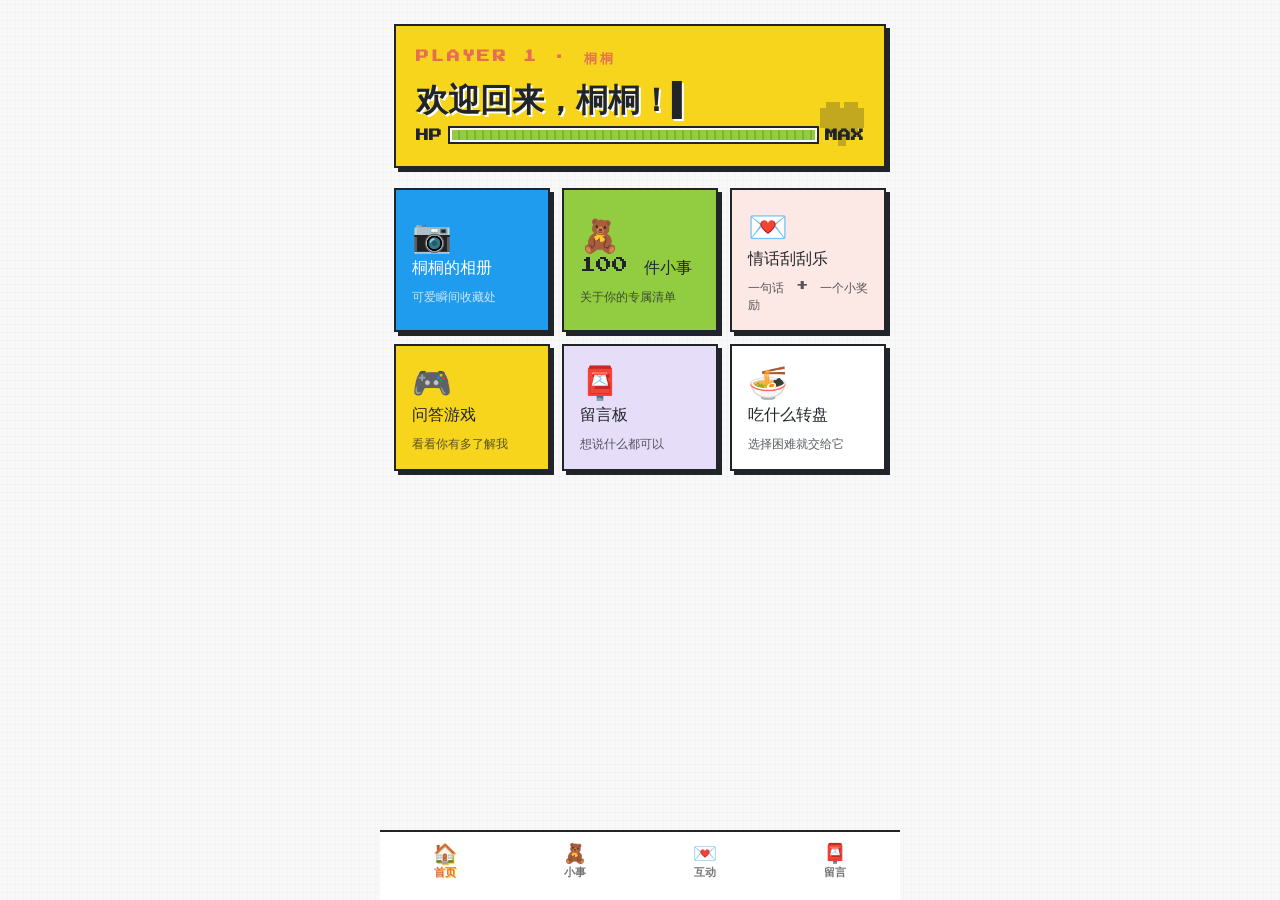
<file: index.html>
<!doctype html>
<html lang="zh-CN">

<head>
  <meta charset="utf-8">
  <meta name="viewport" content="width=device-width, initial-scale=1, viewport-fit=cover">
  <meta name="theme-color" content="#f8f8f8">
  <meta name="robots" content="noindex, nofollow">
  <title>桐桐的专属小站</title>
  <link rel="icon" href="favicon.svg">
  <link rel="preconnect" href="https://fonts.googleapis.com">
  <link rel="preconnect" href="https://fonts.gstatic.com" crossorigin>
  <link rel="stylesheet" href="https://fonts.googleapis.com/css2?family=Press+Start+2P&display=swap">
  <link rel="stylesheet" href="css/style.css">
</head>

<body>
  <main>
    <section class="hero">
      <p class="hero-kicker">PLAYER 1 · 桐桐</p>
      <h1 class="hero-title">欢迎回来，桐桐！<span class="blink">▌</span></h1>
      <div class="hp-bar" aria-hidden="true">
        <span>HP</span>
        <div class="hp-track">
          <div class="hp-fill"></div>
        </div>
        <span>MAX</span>
      </div>
    </section>

    <section class="home-grid" aria-label="网站入口">
      <a class="tile" href="photos.html">
        <span class="tile-icon">📷</span>
        <span class="tile-title">桐桐的相册</span>
        <span class="tile-subtitle">可爱瞬间收藏处</span>
      </a>
      <a class="tile" href="things.html">
        <span class="tile-icon">🧸</span>
        <span class="tile-title">100 件小事</span>
        <span class="tile-subtitle">关于你的专属清单</span>
      </a>
      <a class="tile" href="interactive.html">
        <span class="tile-icon">💌</span>
        <span class="tile-title">情话刮刮乐</span>
        <span class="tile-subtitle">一句话 + 一个小奖励</span>
      </a>
      <a class="tile" href="quiz.html">
        <span class="tile-icon">🎮</span>
        <span class="tile-title">问答游戏</span>
        <span class="tile-subtitle">看看你有多了解我</span>
      </a>
      <a class="tile" href="message.html">
        <span class="tile-icon">📮</span>
        <span class="tile-title">留言板</span>
        <span class="tile-subtitle">想说什么都可以</span>
      </a>
      <a class="tile" href="wheel.html">
        <span class="tile-icon">🍜</span>
        <span class="tile-title">吃什么转盘</span>
        <span class="tile-subtitle">选择困难就交给它</span>
      </a>
    </section>
  </main>

  <nav class="bottom-nav" aria-label="主导航">
    <a class="active" href="index.html" aria-current="page"><span>🏠</span><span>首页</span></a>
    <a href="things.html"><span>🧸</span><span>小事</span></a>
    <a href="interactive.html"><span>💌</span><span>互动</span></a>
    <a href="message.html"><span>📮</span><span>留言</span></a>
  </nav>
</body>

</html>
</file>
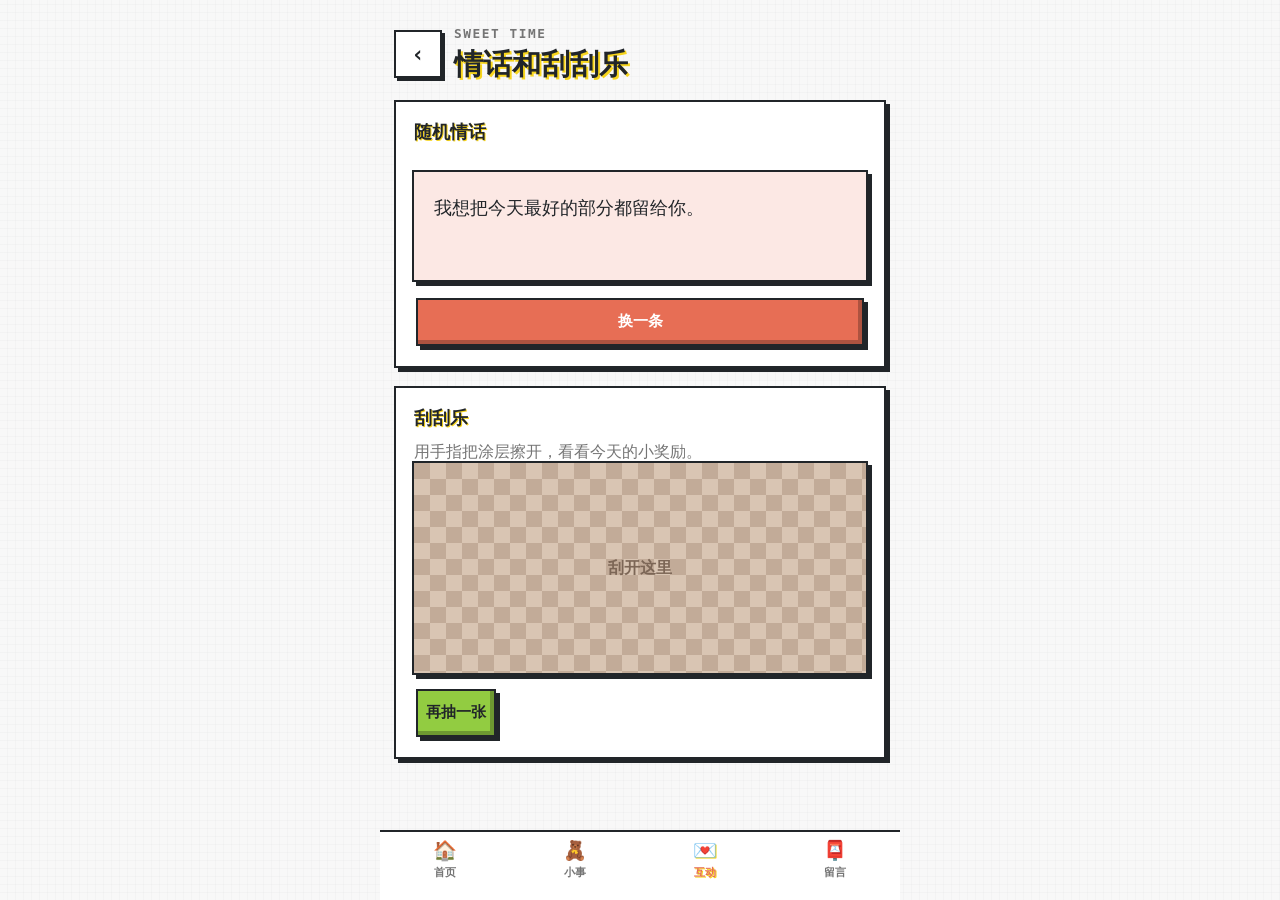
<file: interactive.html>
<!doctype html>
<html lang="zh-CN">
  <head>
    <meta charset="utf-8">
    <meta name="viewport" content="width=device-width, initial-scale=1, viewport-fit=cover">
    <meta name="theme-color" content="#f8f8f8">
    <meta name="robots" content="noindex, nofollow">
    <title>情话和刮刮乐</title>
    <link rel="icon" href="favicon.svg">
    <link rel="stylesheet" href="css/style.css">
  </head>
  <body>
    <main>
      <header class="page-header">
        <a class="back-button" href="index.html" aria-label="返回首页">‹</a>
        <div>
          <p class="page-kicker">SWEET TIME</p>
          <h1 class="page-title">情话和刮刮乐</h1>
        </div>
      </header>

      <section class="section love-card">
        <h2 class="section-title">随机情话</h2>
        <p class="love-note" id="love-note" aria-live="polite"></p>
        <button class="primary-button" id="change-note" type="button">换一条</button>
      </section>

      <section class="section">
        <h2 class="section-title">刮刮乐</h2>
        <p class="muted">用手指把涂层擦开，看看今天的小奖励。</p>
        <div class="scratch-stage">
          <div class="scratch-prize" id="scratch-prize"></div>
          <canvas class="scratch-canvas" id="scratch-canvas" aria-label="刮开查看奖励"></canvas>
        </div>
        <div class="action-row" style="margin-top: 14px;">
          <button class="secondary-button" id="new-prize" type="button">再抽一张</button>
        </div>
      </section>
    </main>

    <nav class="bottom-nav" aria-label="主导航">
      <a href="index.html"><span>🏠</span><span>首页</span></a>
      <a href="things.html"><span>🧸</span><span>小事</span></a>
      <a class="active" href="interactive.html" aria-current="page"><span>💌</span><span>互动</span></a>
      <a href="message.html"><span>📮</span><span>留言</span></a>
    </nav>

    <script src="js/data.js"></script>
    <script src="js/interactive.js"></script>
  </body>
</html>
</file>
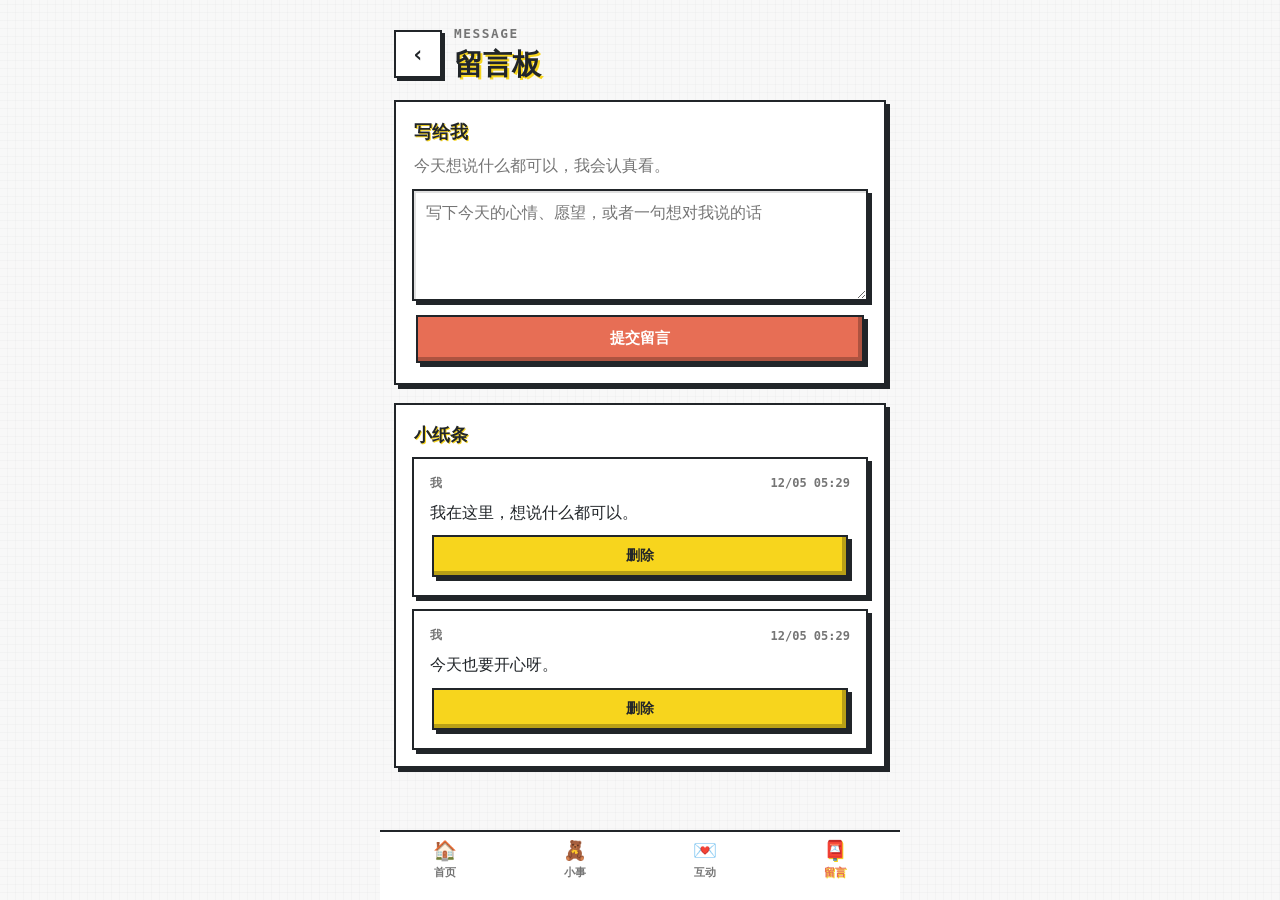
<file: message.html>
<!doctype html>
<html lang="zh-CN">
  <head>
    <meta charset="utf-8">
    <meta name="viewport" content="width=device-width, initial-scale=1, viewport-fit=cover">
    <meta name="theme-color" content="#f8f8f8">
    <meta name="robots" content="noindex, nofollow">
    <title>留言板</title>
    <link rel="icon" href="favicon.svg">
    <link rel="stylesheet" href="css/style.css">
  </head>
  <body>
    <main>
      <header class="page-header">
        <a class="back-button" href="index.html" aria-label="返回首页">‹</a>
        <div>
          <p class="page-kicker">MESSAGE</p>
          <h1 class="page-title">留言板</h1>
        </div>
      </header>

      <section class="section">
        <h2 class="section-title">写给我</h2>
        <form class="message-form" id="message-form">
          <label class="muted" for="message-text">今天想说什么都可以，我会认真看。</label>
          <textarea id="message-text" required placeholder="写下今天的心情、愿望，或者一句想对我说的话"></textarea>
          <button class="primary-button" type="submit">提交留言</button>
        </form>
      </section>

      <section class="section">
        <h2 class="section-title">小纸条</h2>
        <div class="message-list" id="message-list" aria-live="polite"></div>
      </section>
    </main>

    <div class="toast" id="toast" hidden></div>

    <nav class="bottom-nav" aria-label="主导航">
      <a href="index.html"><span>🏠</span><span>首页</span></a>
      <a href="things.html"><span>🧸</span><span>小事</span></a>
      <a href="interactive.html"><span>💌</span><span>互动</span></a>
      <a class="active" href="message.html" aria-current="page"><span>📮</span><span>留言</span></a>
    </nav>

    <script src="js/data.js"></script>
    <script src="js/message.js"></script>
  </body>
</html>
</file>
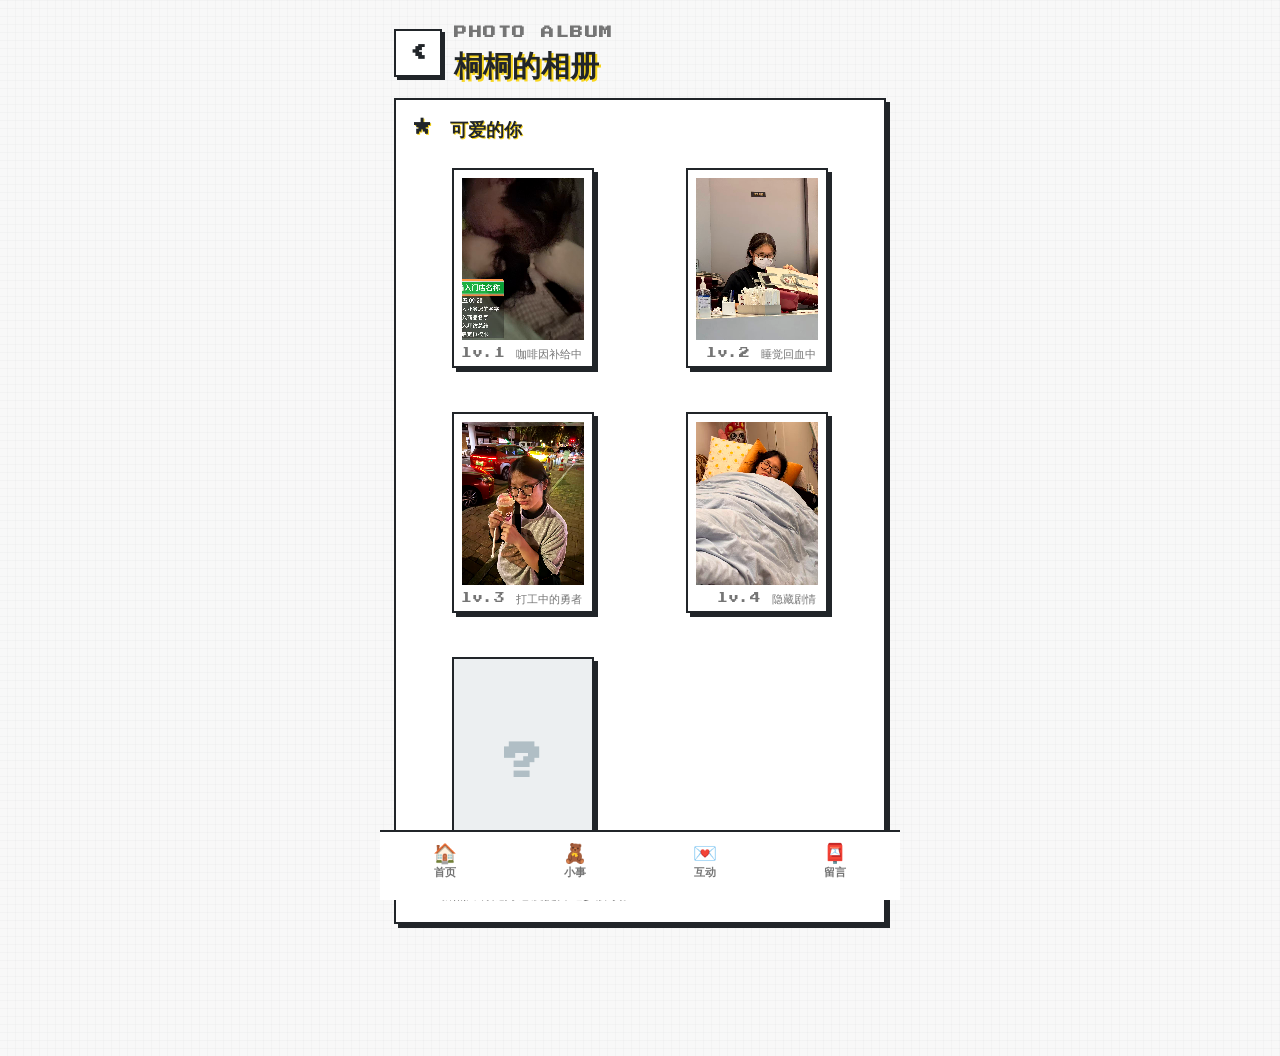
<file: photos.html>
<!doctype html>
<html lang="zh-CN">
  <head>
    <meta charset="utf-8">
    <meta name="viewport" content="width=device-width, initial-scale=1, viewport-fit=cover">
    <meta name="theme-color" content="#f8f8f8">
    <meta name="robots" content="noindex, nofollow">
    <title>桐桐的相册</title>
    <link rel="icon" href="favicon.svg">
    <link rel="preconnect" href="https://fonts.googleapis.com">
    <link rel="preconnect" href="https://fonts.gstatic.com" crossorigin>
    <link rel="stylesheet" href="https://fonts.googleapis.com/css2?family=Press+Start+2P&display=swap">
    <link rel="stylesheet" href="css/style.css">
  </head>
  <body>
    <main>
      <header class="page-header">
        <a class="back-button" href="index.html" aria-label="返回首页">‹</a>
        <div>
          <p class="page-kicker">PHOTO ALBUM</p>
          <h1 class="page-title">桐桐的相册</h1>
        </div>
      </header>

      <section class="section">
        <h2 class="section-title">★ 可爱的你</h2>
        <div class="photo-gallery">
          <figure class="photo-frame" data-caption="lv.1 咖啡因补给中">
            <img src="images/tt_1.jpg" alt="桐桐拿着奶茶" loading="lazy">
          </figure>
          <figure class="photo-frame" data-caption="lv.2 睡觉回血中">
            <img src="images/tt_2.jpg" alt="桐桐在被窝里睡觉" loading="lazy">
          </figure>
          <figure class="photo-frame" data-caption="lv.3 打工中的勇者">
            <img src="images/tt_3.jpg" alt="桐桐认真工作" loading="lazy">
          </figure>
          <figure class="photo-frame" data-caption="lv.4 隐藏剧情">
            <img src="images/tt_4.jpg" alt="桐桐的可爱瞬间" loading="lazy">
          </figure>
          <figure class="photo-frame photo-locked" data-caption="lv.5 ???">
            <span class="locked-mark">?</span>
          </figure>
        </div>
        <p class="muted" style="margin-top: 14px; font-size: 0.8rem;">※ 新照片将随好感度提升逐步解锁。</p>
      </section>
    </main>

    <nav class="bottom-nav" aria-label="主导航">
      <a href="index.html"><span>🏠</span><span>首页</span></a>
      <a href="things.html"><span>🧸</span><span>小事</span></a>
      <a href="interactive.html"><span>💌</span><span>互动</span></a>
      <a href="message.html"><span>📮</span><span>留言</span></a>
    </nav>
  </body>
</html>
</file>
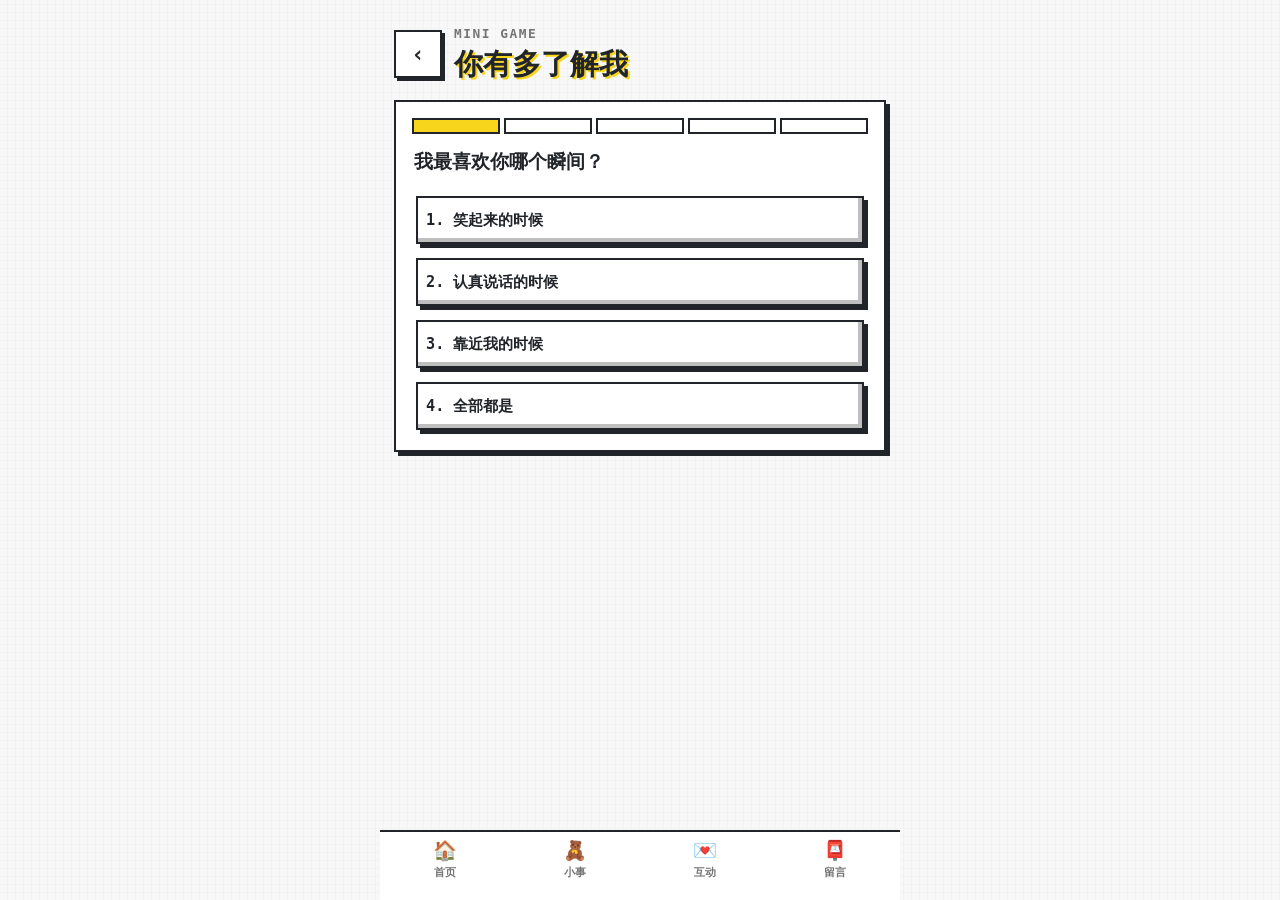
<file: quiz.html>
<!doctype html>
<html lang="zh-CN">
  <head>
    <meta charset="utf-8">
    <meta name="viewport" content="width=device-width, initial-scale=1, viewport-fit=cover">
    <meta name="theme-color" content="#f8f8f8">
    <meta name="robots" content="noindex, nofollow">
    <title>问答小游戏</title>
    <link rel="icon" href="favicon.svg">
    <link rel="stylesheet" href="css/style.css">
  </head>
  <body>
    <main>
      <header class="page-header">
        <a class="back-button" href="index.html" aria-label="返回首页">‹</a>
        <div>
          <p class="page-kicker">MINI GAME</p>
          <h1 class="page-title">你有多了解我</h1>
        </div>
      </header>

      <section class="section" id="quiz-card" aria-live="polite">
        <div class="quiz-progress" id="quiz-progress"></div>
        <h2 class="quiz-question" id="quiz-question"></h2>
        <div class="quiz-options" id="quiz-options"></div>
      </section>
    </main>

    <nav class="bottom-nav" aria-label="主导航">
      <a href="index.html"><span>🏠</span><span>首页</span></a>
      <a href="things.html"><span>🧸</span><span>小事</span></a>
      <a href="interactive.html"><span>💌</span><span>互动</span></a>
      <a href="message.html"><span>📮</span><span>留言</span></a>
    </nav>

    <script src="js/data.js"></script>
    <script src="js/quiz.js"></script>
  </body>
</html>
</file>
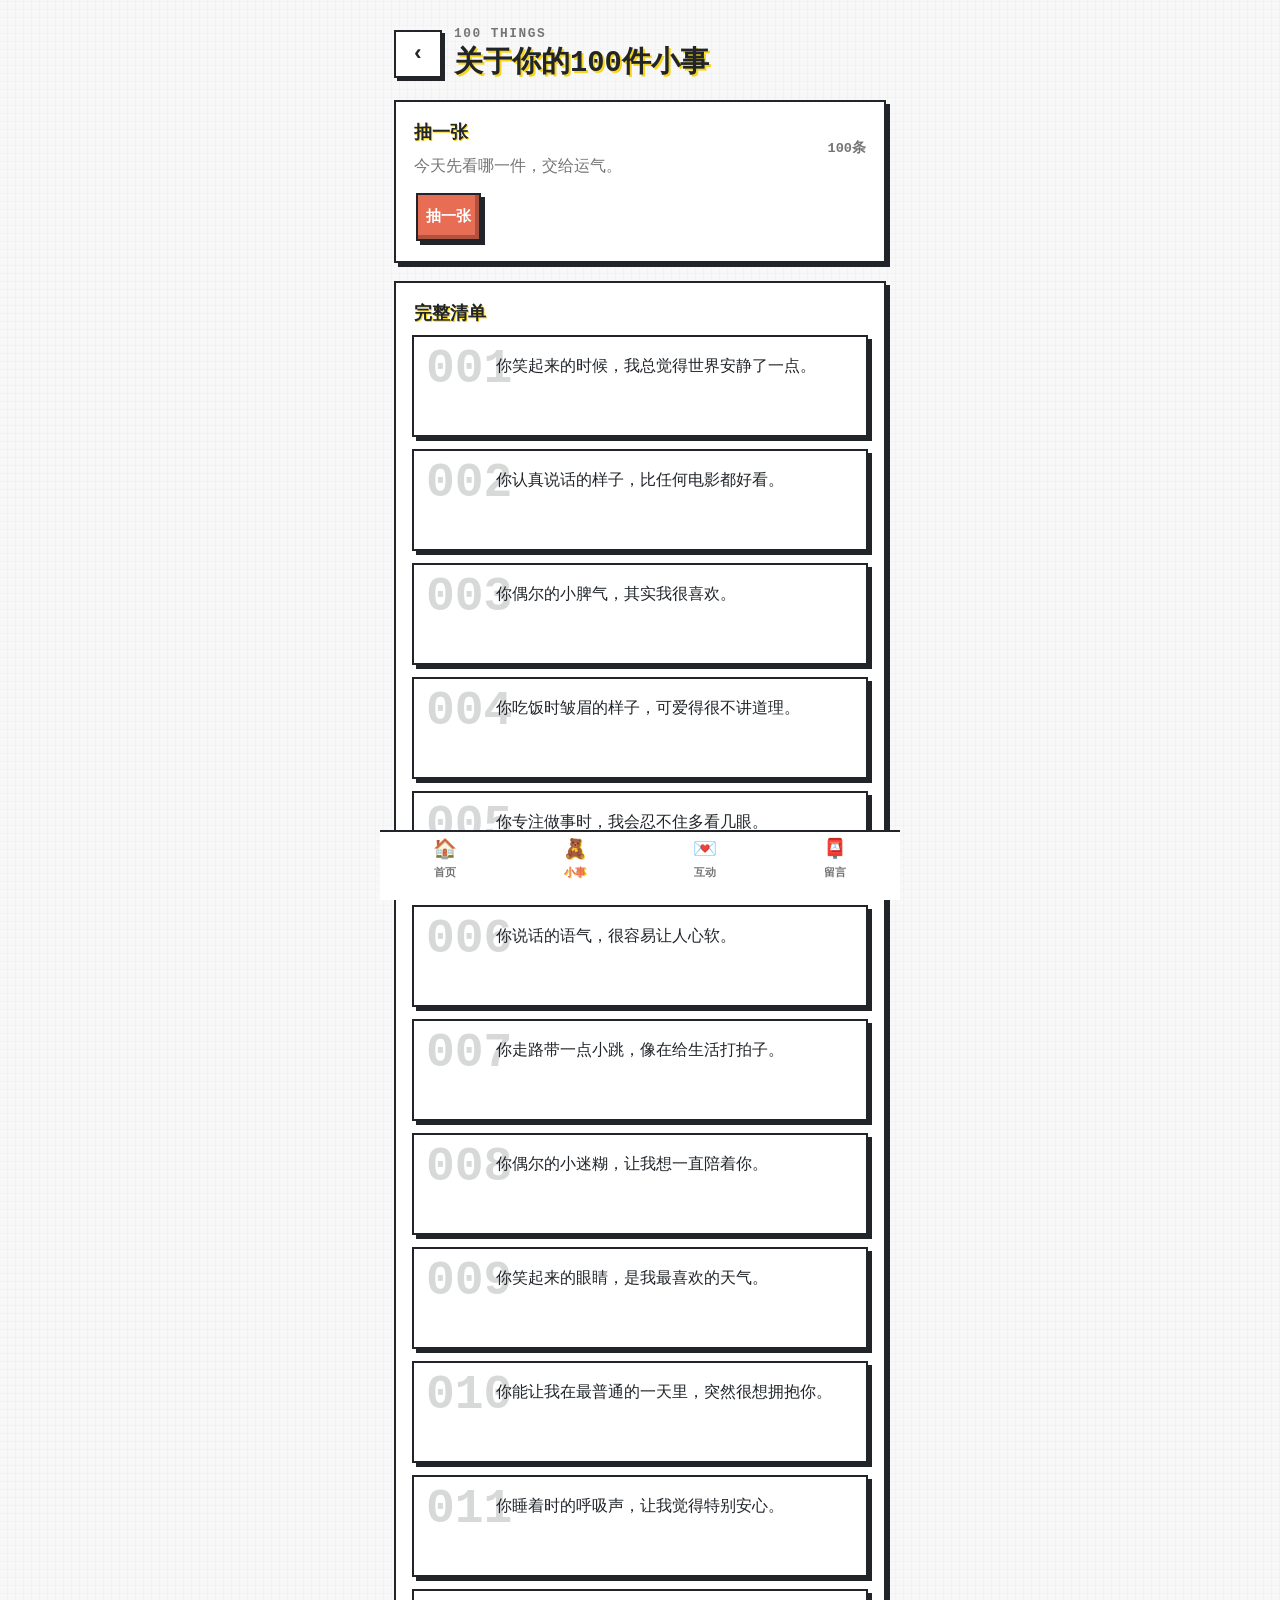
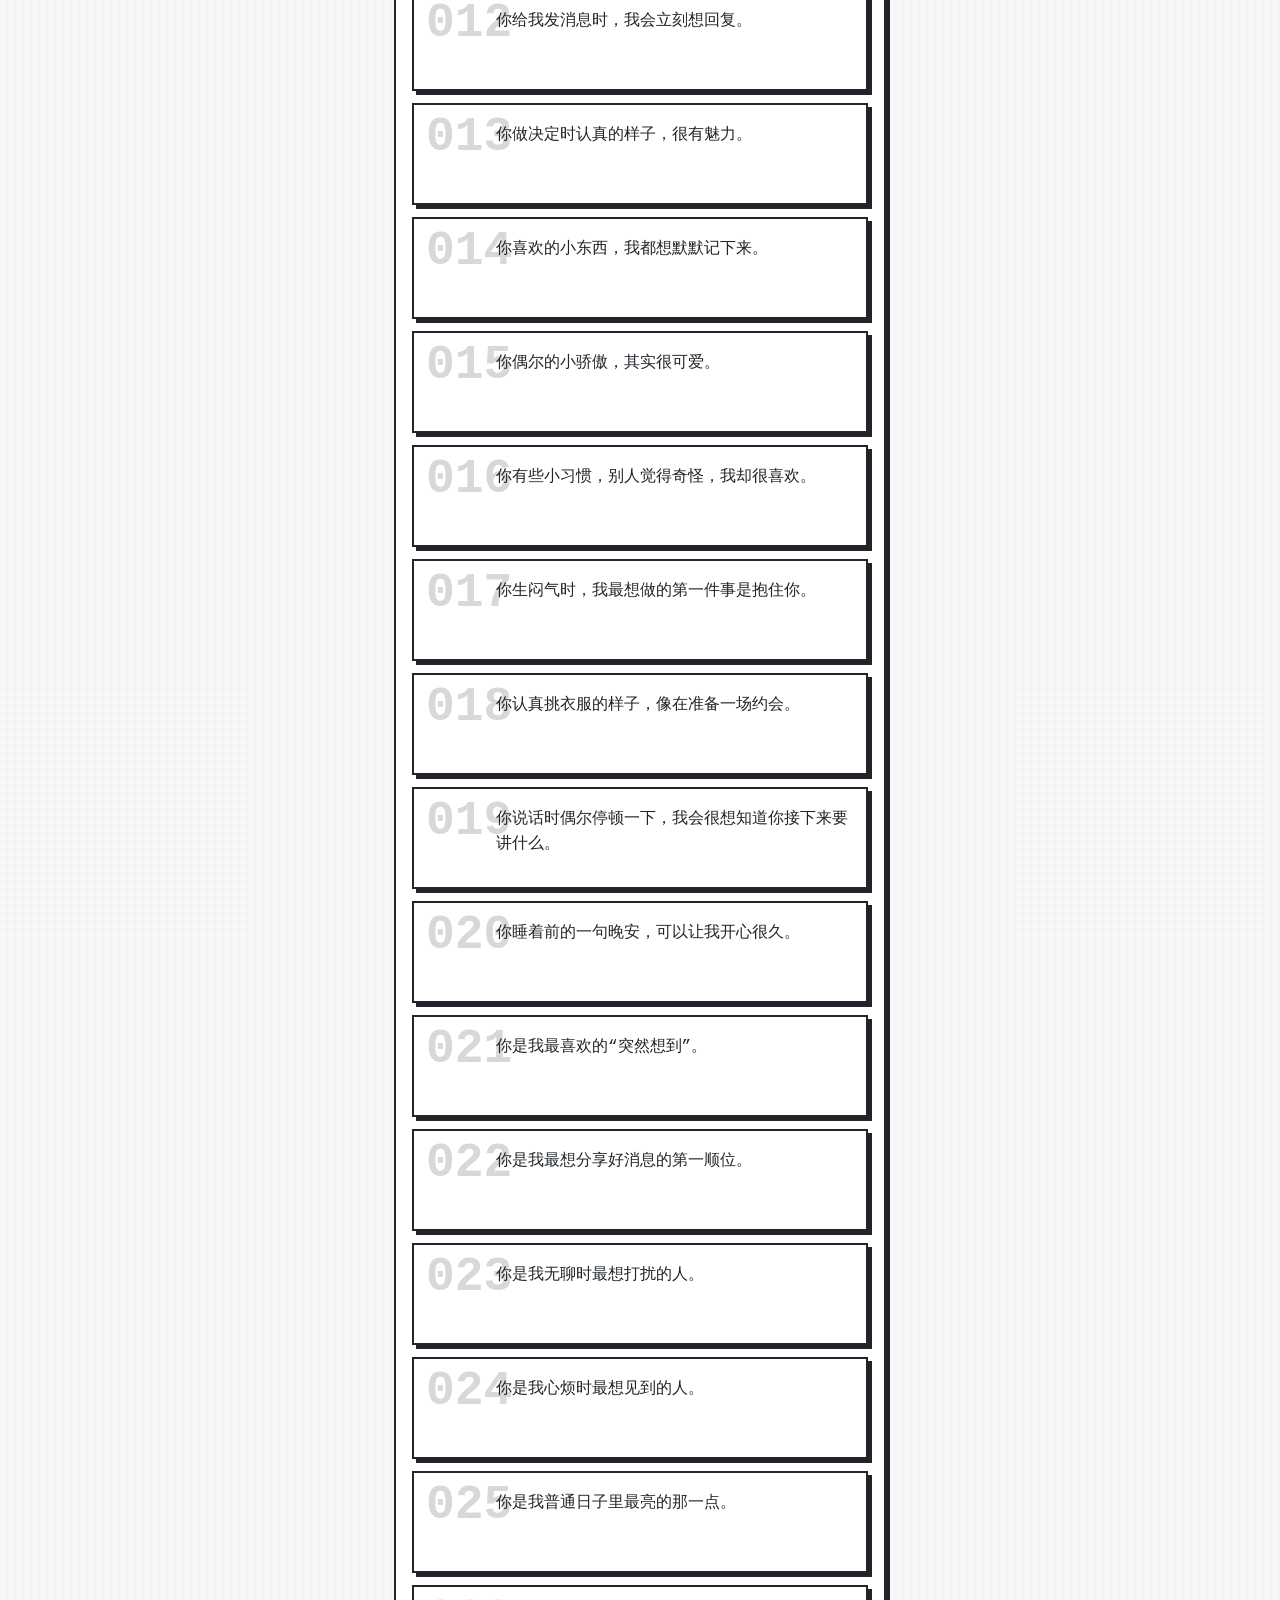
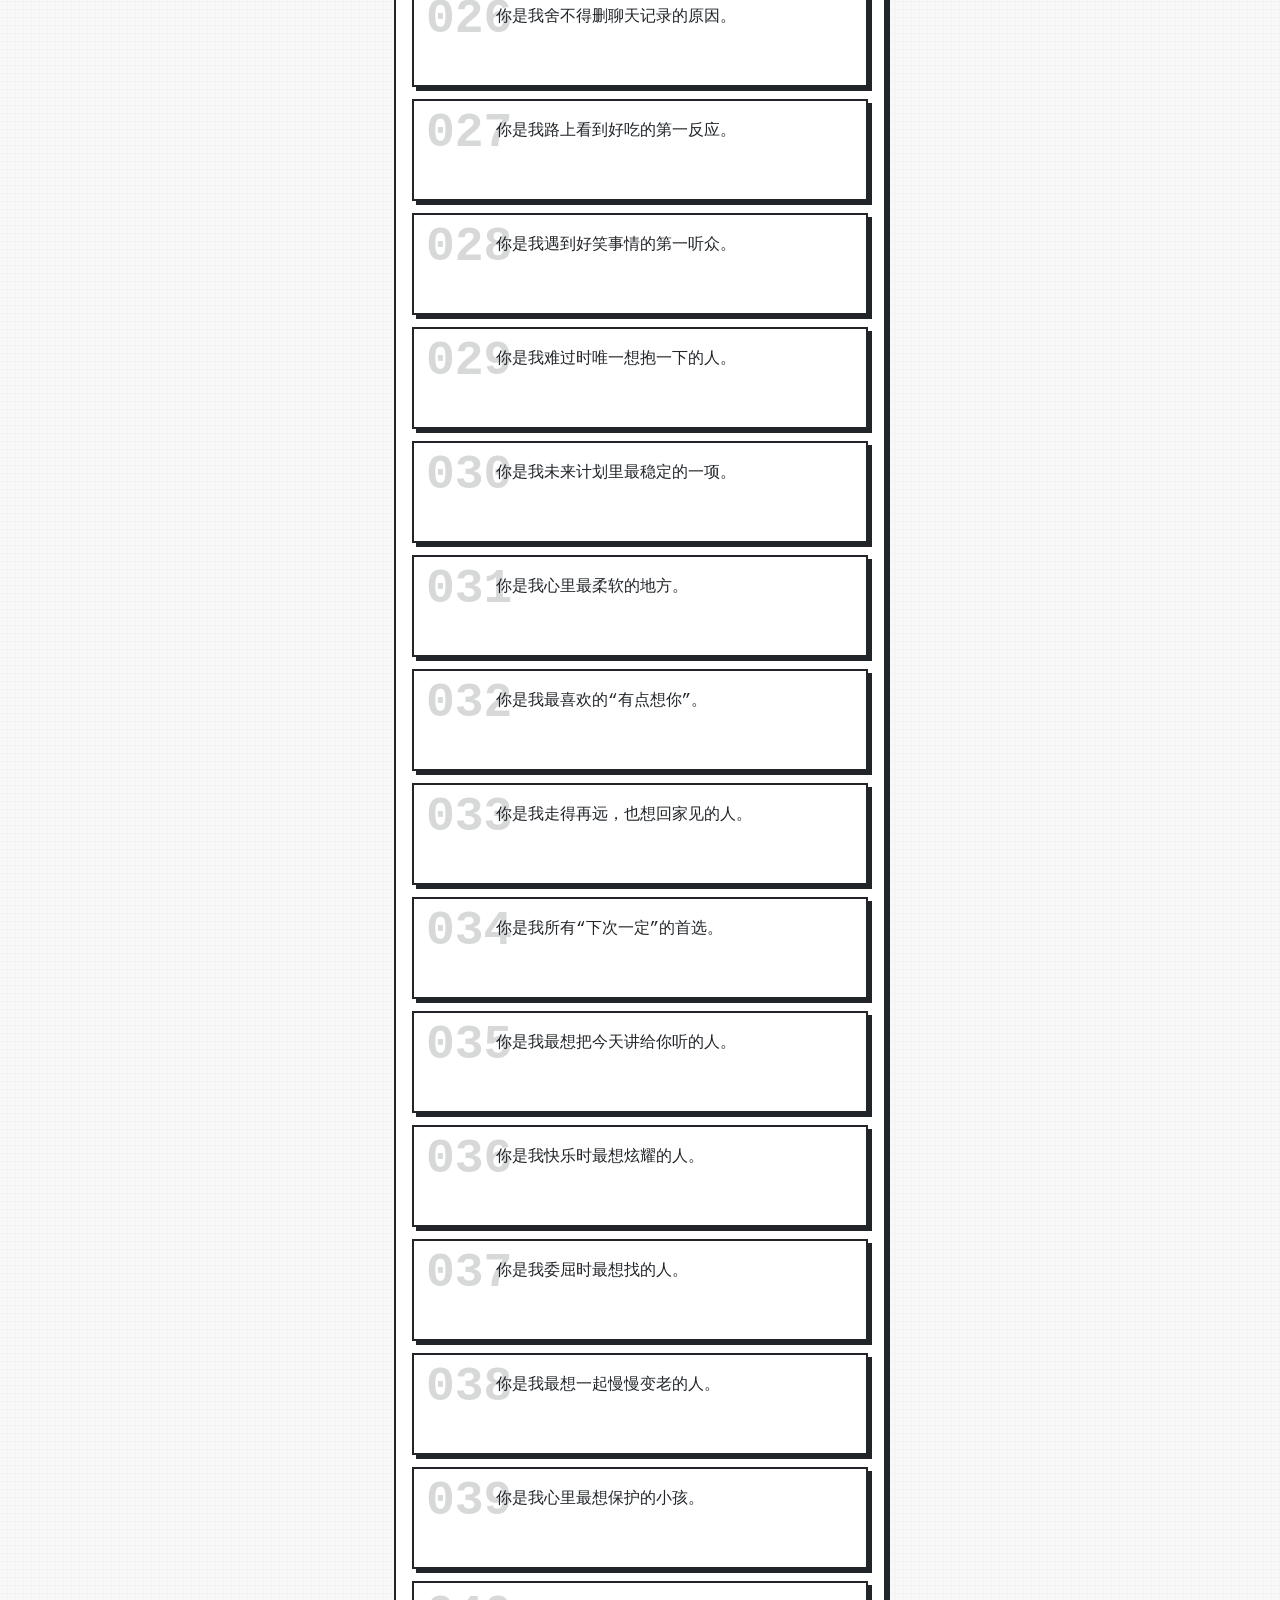
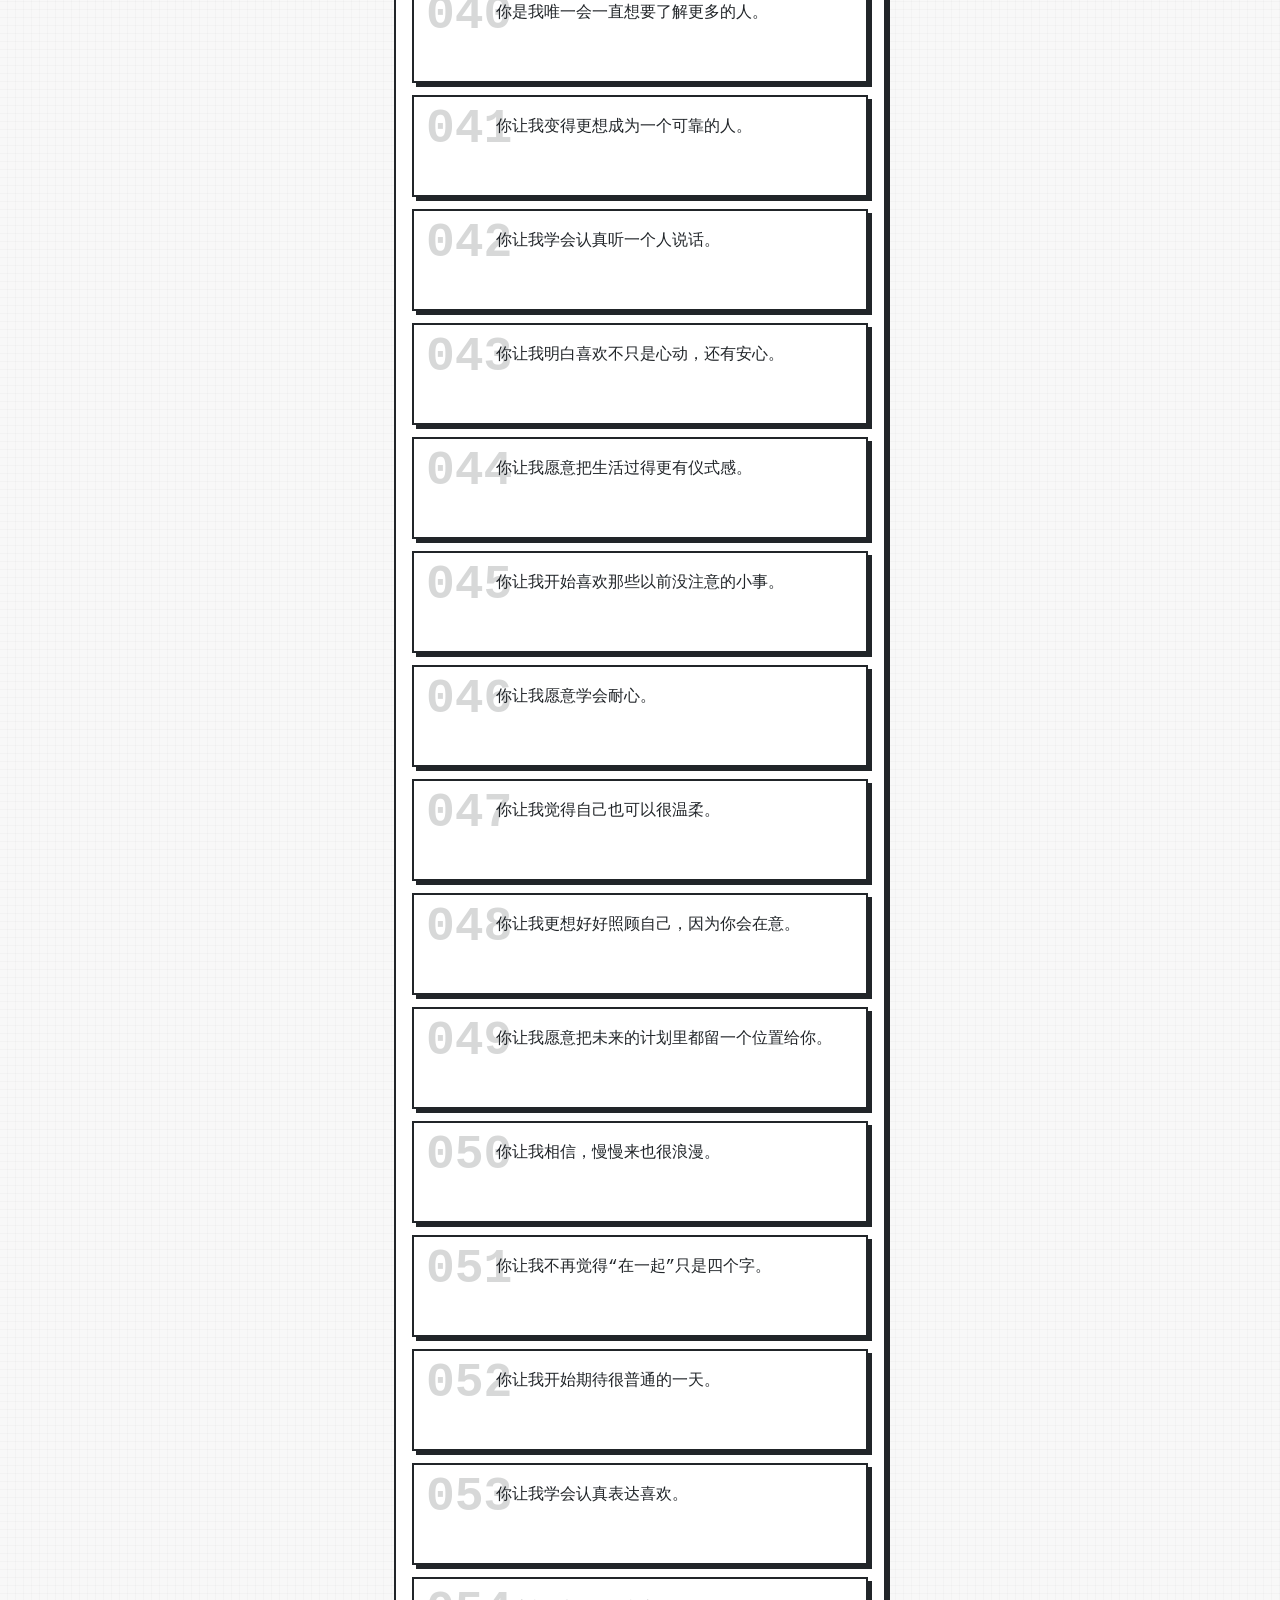
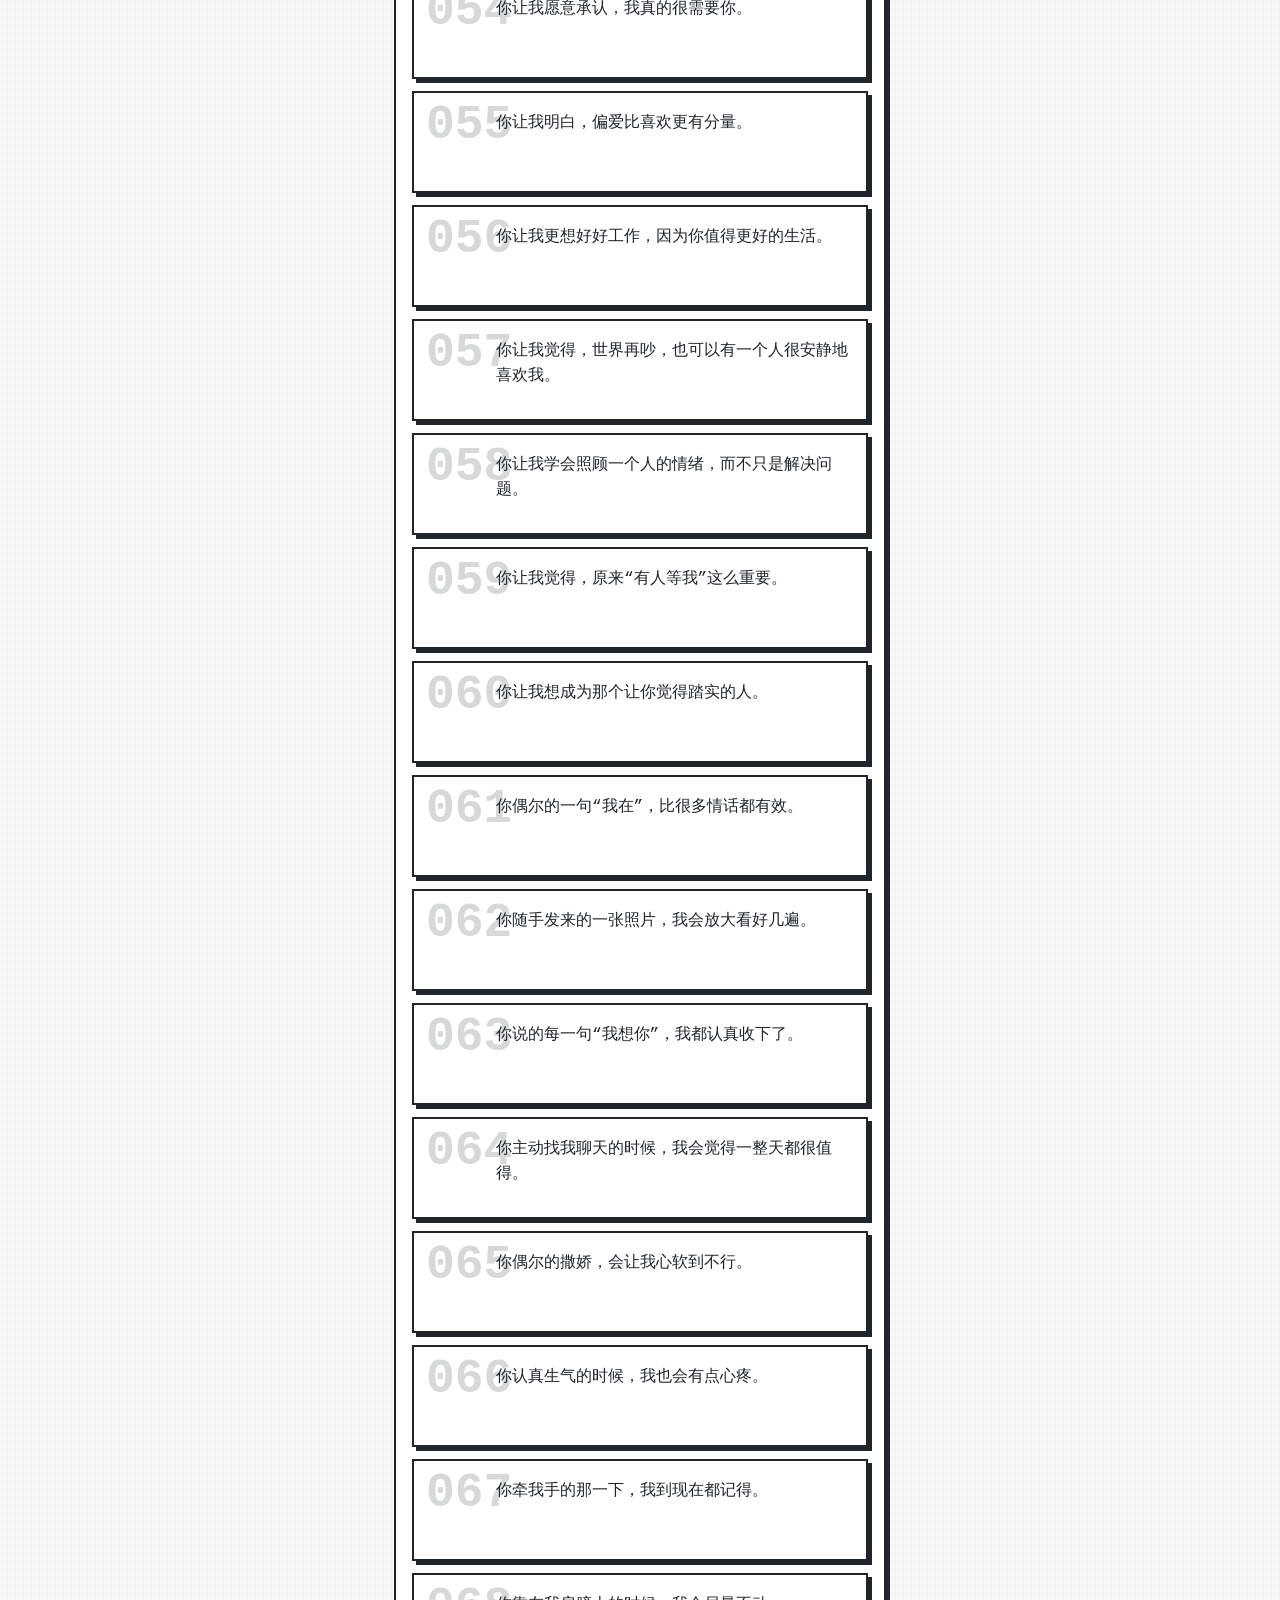
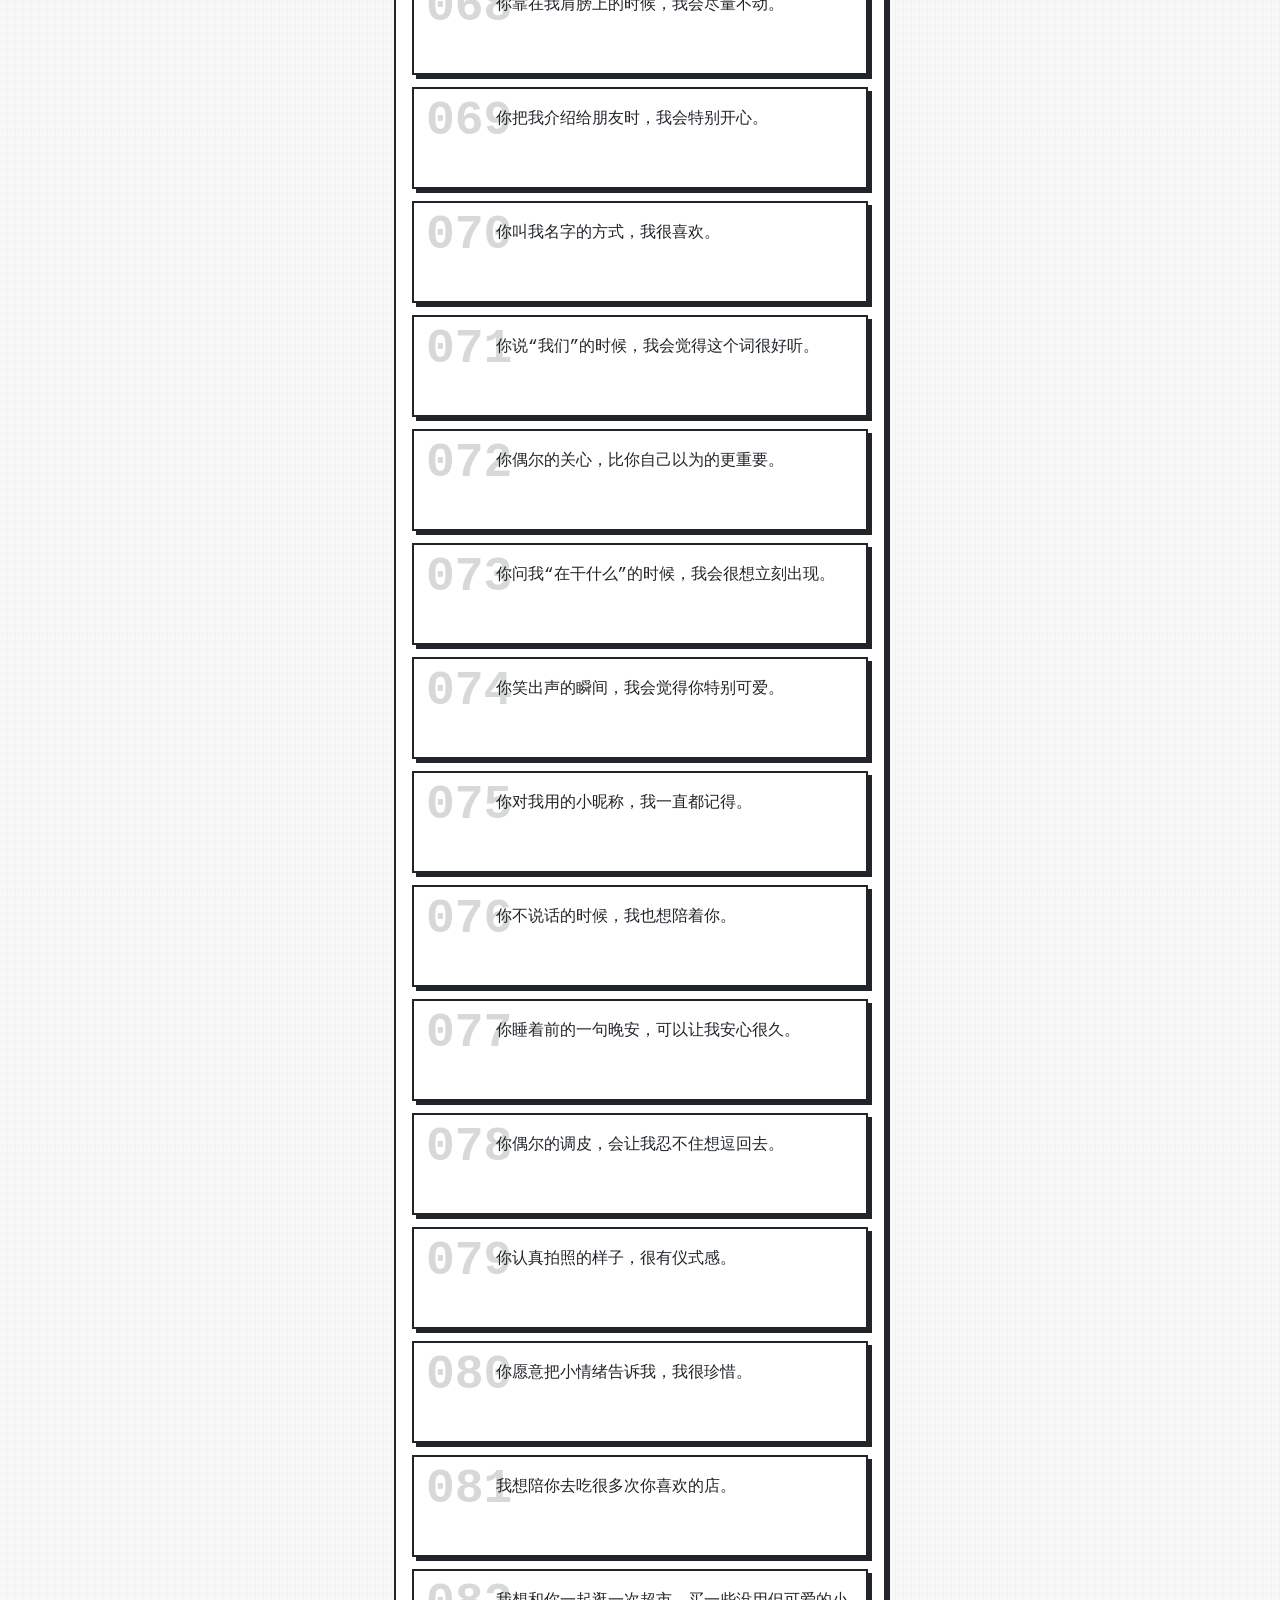
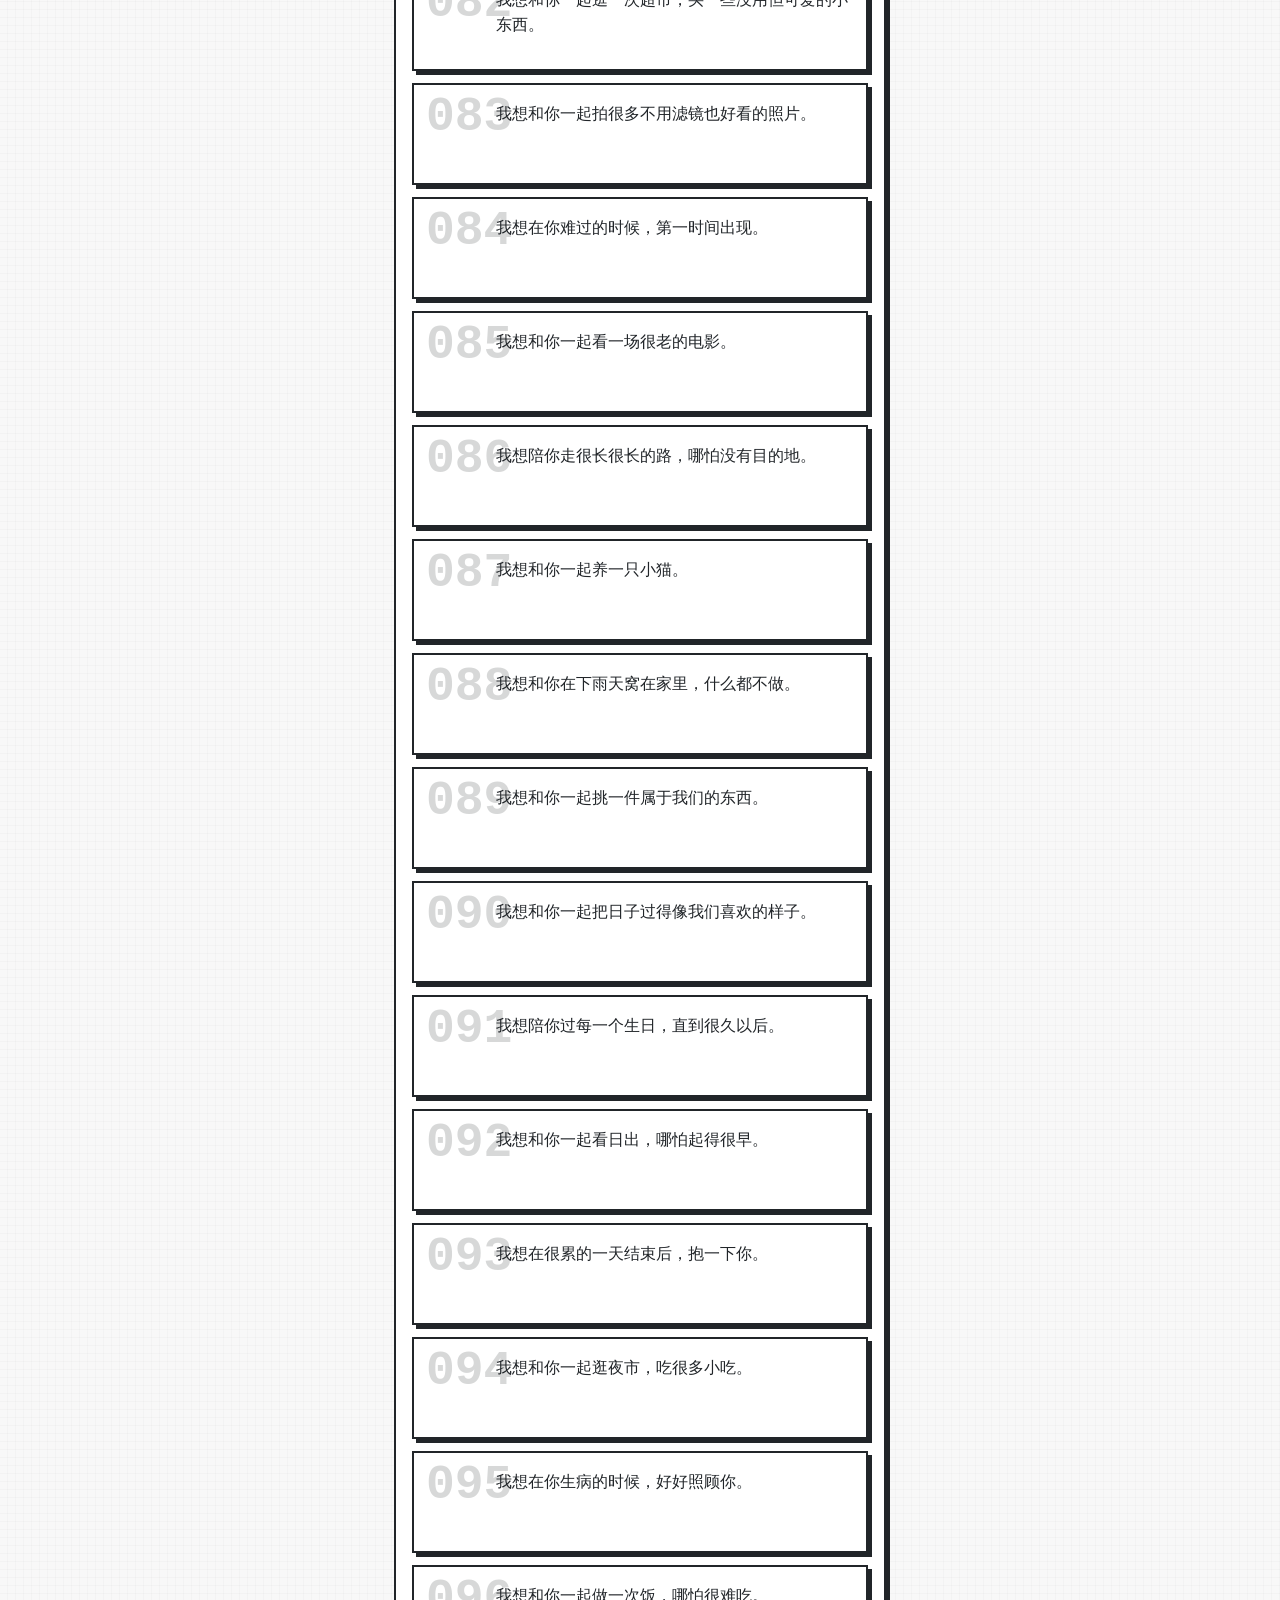
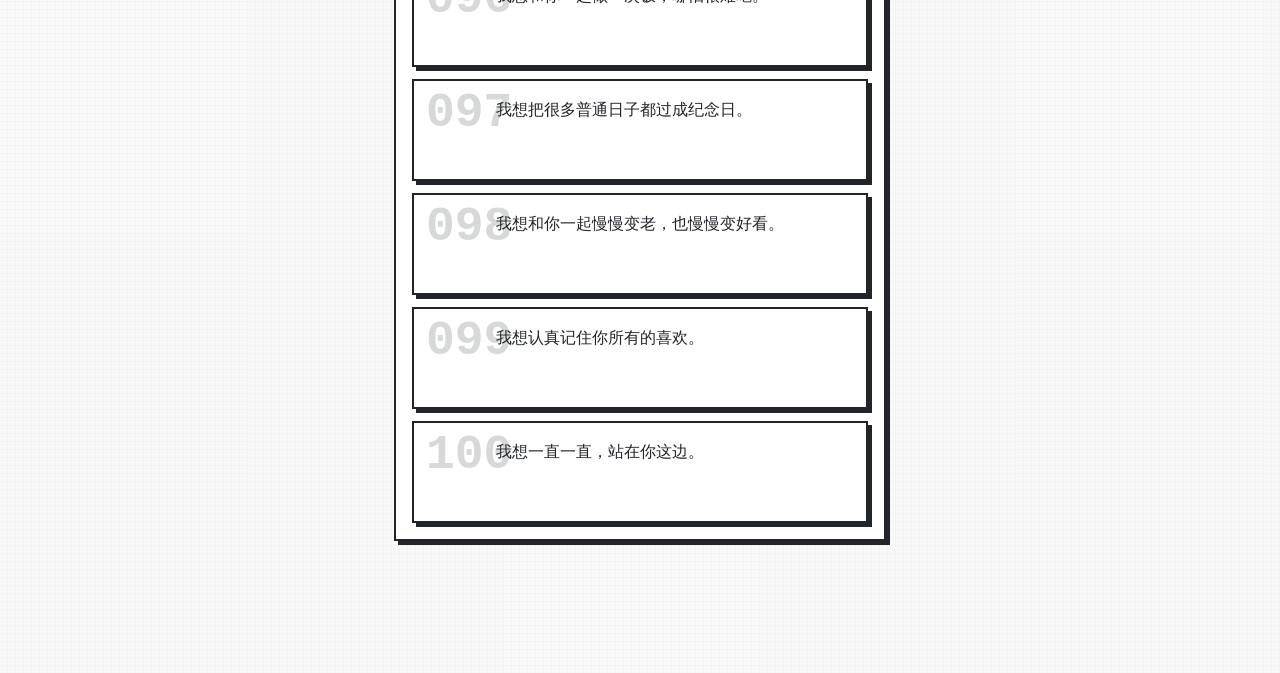
<file: things.html>
<!doctype html>
<html lang="zh-CN">
  <head>
    <meta charset="utf-8">
    <meta name="viewport" content="width=device-width, initial-scale=1, viewport-fit=cover">
    <meta name="theme-color" content="#f8f8f8">
    <meta name="robots" content="noindex, nofollow">
    <title>关于你的100件小事</title>
    <link rel="icon" href="favicon.svg">
    <link rel="stylesheet" href="css/style.css">
  </head>
  <body>
    <main>
      <header class="page-header">
        <a class="back-button" href="index.html" aria-label="返回首页">‹</a>
        <div>
          <p class="page-kicker">100 THINGS</p>
          <h1 class="page-title">关于你的100件小事</h1>
        </div>
      </header>

      <section class="section">
        <div class="things-summary">
          <div>
            <h2 class="section-title">抽一张</h2>
            <p class="muted">今天先看哪一件，交给运气。</p>
          </div>
          <span class="things-count" id="thing-count">100条</span>
        </div>
        <button class="primary-button" id="draw-thing" type="button">抽一张</button>
      </section>

      <section class="section">
        <h2 class="section-title">完整清单</h2>
        <ol class="thing-list" id="thing-list"></ol>
      </section>
    </main>

    <div class="overlay" id="thing-overlay" hidden>
      <article class="random-card" aria-live="polite">
        <p class="random-number" id="random-number">001</p>
        <p class="random-text" id="random-text"></p>
        <div class="action-row">
          <button class="primary-button" id="draw-again" type="button">换一张</button>
          <button id="close-overlay" type="button">关闭</button>
        </div>
      </article>
    </div>

    <nav class="bottom-nav" aria-label="主导航">
      <a href="index.html"><span>🏠</span><span>首页</span></a>
      <a class="active" href="things.html" aria-current="page"><span>🧸</span><span>小事</span></a>
      <a href="interactive.html"><span>💌</span><span>互动</span></a>
      <a href="message.html"><span>📮</span><span>留言</span></a>
    </nav>

    <script src="js/data.js"></script>
    <script src="js/things.js"></script>
  </body>
</html>
</file>
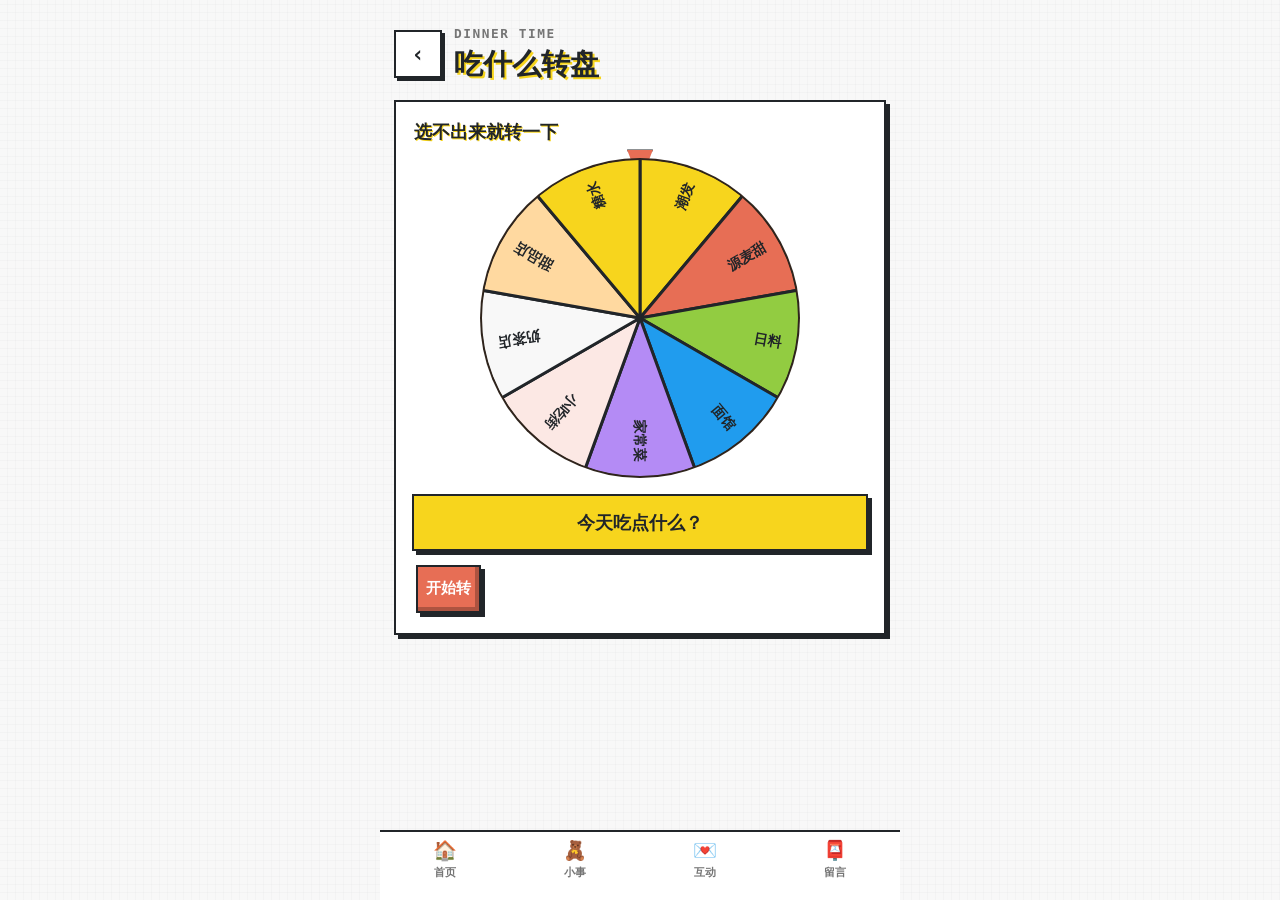
<file: wheel.html>
<!doctype html>
<html lang="zh-CN">
  <head>
    <meta charset="utf-8">
    <meta name="viewport" content="width=device-width, initial-scale=1, viewport-fit=cover">
    <meta name="theme-color" content="#f8f8f8">
    <meta name="robots" content="noindex, nofollow">
    <title>吃什么转盘</title>
    <link rel="icon" href="favicon.svg">
    <link rel="stylesheet" href="css/style.css">
  </head>
  <body>
    <main>
      <header class="page-header">
        <a class="back-button" href="index.html" aria-label="返回首页">‹</a>
        <div>
          <p class="page-kicker">DINNER TIME</p>
          <h1 class="page-title">吃什么转盘</h1>
        </div>
      </header>

      <section class="section">
        <h2 class="section-title">选不出来就转一下</h2>
        <div class="wheel-stage">
          <span class="wheel-pointer" aria-hidden="true"></span>
          <canvas class="wheel-canvas" id="wheel-canvas" aria-label="吃什么转盘"></canvas>
        </div>
        <div class="wheel-result" id="wheel-result" aria-live="polite">今天吃点什么？</div>
        <div class="action-row" style="margin-top: 14px;">
          <button class="primary-button" id="spin-wheel" type="button">开始转</button>
        </div>
      </section>
    </main>

    <nav class="bottom-nav" aria-label="主导航">
      <a href="index.html"><span>🏠</span><span>首页</span></a>
      <a href="things.html"><span>🧸</span><span>小事</span></a>
      <a href="interactive.html"><span>💌</span><span>互动</span></a>
      <a href="message.html"><span>📮</span><span>留言</span></a>
    </nav>

    <script src="js/data.js"></script>
    <script src="js/wheel.js"></script>
  </body>
</html>
</file>
<file: css/style.css>
:root {
  /* NES.css 配色 */
  --bg: #f8f8f8;
  --panel: #ffffff;
  --ink: #212529;
  --muted: #757575;
  --accent: #e76e55;
  --accent-soft: #fce8e4;
  --green: #92cc41;
  --blue: #209cee;
  --yellow: #f7d51d;
  --purple: #b48bf5;
  --border: #212529;
  --pixel-shadow: 4px 4px 0 #212529;
  --radius: 0;
  --pixel-font: "Press Start 2P", "PingFang SC", "Microsoft YaHei", "Noto Sans SC", monospace;
}

* {
  box-sizing: border-box;
  -webkit-tap-highlight-color: transparent;
}

html {
  -webkit-text-size-adjust: 100%;
}

body {
  margin: 0;
  min-height: 100vh;
  color: var(--ink);
  font-family: var(--pixel-font);
  background:
    repeating-linear-gradient(0deg, transparent 0 7px, rgba(33, 37, 41, 0.025) 7px 8px),
    repeating-linear-gradient(90deg, transparent 0 7px, rgba(33, 37, 41, 0.025) 7px 8px),
    var(--bg);
  image-rendering: pixelated;
}

@supports (min-height: 100dvh) {
  body {
    min-height: 100dvh;
  }
}

main {
  width: 100%;
  max-width: 520px;
  margin: 0 auto;
  padding: 26px 16px calc(112px + env(safe-area-inset-bottom));
}

h1,
h2,
h3,
p {
  margin: 0;
}

a {
  color: inherit;
  text-decoration: none;
}

button,
a {
  touch-action: manipulation;
}

/* NES.css 风格按钮：硬阴影 + 按下位移 */
button {
  min-height: 44px;
  position: relative;
  display: inline-block;
  text-align: center;
  padding: 6px 8px;
  margin: 4px;
  border: none;
  border-radius: 0;
  color: var(--ink);
  font-family: inherit;
  font-size: 0.95rem;
  font-weight: 700;
  background: var(--yellow);
  box-shadow: inset -4px -4px 0 rgba(0, 0, 0, 0.25), 0 0 0 2px var(--ink), 4px 4px 0 2px var(--ink);
  cursor: pointer;
  transition: none;
}

button:active {
  box-shadow: inset -4px -4px 0 rgba(0, 0, 0, 0.25), 0 0 0 2px var(--ink), 0 0 0 2px var(--ink);
  transform: translate(4px, 4px);
}

button:disabled {
  cursor: not-allowed;
  filter: saturate(0.4);
}

button:focus-visible,
a:focus-visible,
input:focus-visible,
textarea:focus-visible {
  outline: 3px dashed var(--blue);
  outline-offset: 3px;
}

input,
textarea {
  width: 100%;
  margin: 4px 0;
  padding: 12px;
  border: none;
  border-radius: 0;
  color: var(--ink);
  font-family: inherit;
  font-size: 16px;
  background: #fff;
  box-shadow: inset 2px 2px 0 rgba(0, 0, 0, 0.12), 0 0 0 2px var(--ink), 4px 4px 0 2px var(--ink);
}

textarea {
  min-height: 108px;
  resize: vertical;
}

canvas {
  display: block;
  image-rendering: pixelated;
}

.page-header {
  display: grid;
  grid-template-columns: 44px 1fr;
  gap: 14px;
  align-items: center;
  margin-bottom: 20px;
}

.back-button {
  display: grid;
  place-items: center;
  width: 44px;
  height: 44px;
  background: var(--panel);
  box-shadow: 0 0 0 2px var(--ink), 3px 3px 0 2px var(--ink);
  font-size: 1.4rem;
  font-weight: 800;
  line-height: 1;
}

.back-button:active {
  transform: translate(3px, 3px);
  box-shadow: 0 0 0 2px var(--ink);
}

.page-kicker {
  margin-bottom: 6px;
  color: var(--muted);
  font-size: 0.8rem;
  font-weight: 700;
  letter-spacing: 0.12em;
  text-transform: uppercase;
}

.page-title {
  font-size: clamp(1.4rem, 6vw, 1.8rem);
  line-height: 1.2;
  text-shadow: 2px 2px 0 var(--yellow);
}

.section {
  margin-bottom: 22px;
  padding: 18px;
  position: relative;
  border: none;
  border-radius: 0;
  background: var(--panel);
  box-shadow: 0 0 0 2px var(--ink), 4px 4px 0 2px var(--ink);
}

.section-title {
  margin-bottom: 12px;
  font-size: 1.1rem;
  text-shadow: 1px 1px 0 var(--yellow);
}

.muted {
  color: var(--muted);
}

.hero {
  position: relative;
  overflow: hidden;
  margin: 0 0 24px;
  padding: 24px 20px;
  background: var(--yellow);
  box-shadow: 0 0 0 2px var(--ink), 4px 4px 0 2px var(--ink);
  color: var(--ink);
}

.hero::after {
  position: absolute;
  right: 16px;
  bottom: 14px;
  color: rgba(33, 37, 41, 0.25);
  font-size: 3rem;
  font-weight: 900;
  content: "♥";
}

.hero-kicker {
  margin-bottom: 8px;
  font-size: 0.8rem;
  font-weight: 800;
  letter-spacing: 0.18em;
  color: var(--accent);
}

.hero-title {
  position: relative;
  z-index: 1;
  max-width: 300px;
  font-size: clamp(1.5rem, 7vw, 2rem);
  line-height: 1.2;
  text-shadow: 2px 2px 0 #fff;
}

/* 闪烁光标（像素游戏开场感） */
.blink {
  animation: blink 1s steps(1) infinite;
}

@keyframes blink {
  50% {
    opacity: 0;
  }
}

.home-grid {
  display: grid;
  grid-template-columns: repeat(2, minmax(0, 1fr));
  gap: 16px;
}

.tile {
  display: grid;
  gap: 10px;
  align-content: center;
  min-height: 118px;
  padding: 16px;
  background: var(--panel);
  box-shadow: 0 0 0 2px var(--ink), 4px 4px 0 2px var(--ink);
  transition: none;
}

.tile:active {
  transform: translate(4px, 4px);
  box-shadow: 0 0 0 2px var(--ink);
}

.tile:nth-child(1) {
  background: var(--blue);
  color: #fff;
}

.tile:nth-child(2) {
  background: var(--green);
}

.tile:nth-child(3) {
  background: var(--accent-soft);
}

.tile:nth-child(4) {
  background: var(--yellow);
}

.tile:nth-child(5) {
  background: #e6ddf9;
}

.tile:last-child {
  grid-column: span 2;
  background: var(--panel);
}

.tile-icon {
  font-size: 2rem;
  line-height: 1;
}

.tile-title {
  font-size: 1rem;
}

.tile-subtitle {
  font-size: 0.78rem;
  opacity: 0.75;
}

/* 照片相册：像素相框 */
.photo-gallery {
  display: grid;
  grid-template-columns: repeat(2, minmax(0, 1fr));
  gap: 16px;
}

.photo-frame {
  position: relative;
  padding: 8px 8px 26px;
  background: #fff;
  box-shadow: 0 0 0 2px var(--ink), 4px 4px 0 2px var(--ink);
}

.photo-frame img {
  display: block;
  width: 100%;
  aspect-ratio: 3 / 4;
  object-fit: cover;
  filter: saturate(1.15) contrast(1.05);
}

.photo-frame::after {
  position: absolute;
  right: 10px;
  bottom: 4px;
  content: attr(data-caption);
  color: var(--muted);
  font-size: 0.68rem;
}

/* 未解锁的相框 */
.photo-locked {
  display: grid;
  place-items: center;
  background: #eceff1;
}

.photo-locked::before {
  content: "";
  display: block;
  width: 100%;
  aspect-ratio: 3 / 4;
}

.locked-mark {
  position: absolute;
  top: calc(50% - 13px);
  left: 0;
  width: 100%;
  color: #b0bec5;
  font-size: 2.4rem;
  font-weight: 900;
  text-align: center;
}

/* 状态条：像游戏 HP */
.hp-bar {
  display: flex;
  align-items: center;
  gap: 8px;
  margin-top: 14px;
  font-size: 0.8rem;
  font-weight: 700;
}

.hp-track {
  flex: 1;
  height: 14px;
  padding: 2px;
  background: #fff;
  box-shadow: 0 0 0 2px var(--ink);
}

.hp-fill {
  width: 100%;
  height: 100%;
  background: repeating-linear-gradient(90deg, var(--green) 0 6px, #7ab534 6px 8px);
}

.action-row {
  display: flex;
  flex-wrap: wrap;
  gap: 10px;
}

.primary-button {
  background: var(--accent);
  color: #fff;
}

.secondary-button {
  background: var(--green);
}

.button-small {
  min-height: 38px;
  padding: 4px 8px;
  font-size: 0.85rem;
}

.things-summary {
  display: flex;
  align-items: center;
  justify-content: space-between;
  gap: 12px;
  margin-bottom: 14px;
}

.things-count {
  color: var(--muted);
  font-size: 0.85rem;
  font-weight: 700;
}

.thing-list {
  display: grid;
  gap: 16px;
  padding: 0;
  margin: 0;
  list-style: none;
}

.thing-card {
  position: relative;
  overflow: hidden;
  min-height: 98px;
  padding: 18px 18px 18px 82px;
  background: var(--panel);
  box-shadow: 0 0 0 2px var(--ink), 4px 4px 0 2px var(--ink);
}

.thing-number {
  position: absolute;
  top: 8px;
  left: 12px;
  color: rgba(33, 37, 41, 0.18);
  font-size: 3rem;
  font-weight: 900;
  line-height: 1;
}

.thing-text {
  position: relative;
  z-index: 1;
  font-size: 1rem;
  line-height: 1.6;
}

.overlay {
  position: fixed;
  inset: 0;
  z-index: 20;
  display: grid;
  place-items: center;
  padding: 20px;
  background: rgba(33, 37, 41, 0.7);
}

.overlay[hidden] {
  display: none;
}

.random-card {
  width: min(360px, 100%);
  padding: 26px 22px;
  background: var(--panel);
  box-shadow: 0 0 0 2px var(--ink), 6px 6px 0 2px var(--ink);
  text-align: center;
}

.random-number {
  margin-bottom: 14px;
  color: var(--accent);
  font-size: 2rem;
  font-weight: 900;
}

.random-text {
  margin-bottom: 20px;
  font-size: 1.15rem;
  line-height: 1.7;
}

.love-card {
  display: grid;
  gap: 16px;
}

.love-note {
  min-height: 108px;
  padding: 20px;
  background: var(--accent-soft);
  box-shadow: 0 0 0 2px var(--ink), 4px 4px 0 2px var(--ink);
  font-size: 1.15rem;
  line-height: 1.7;
}

.scratch-stage {
  position: relative;
  overflow: hidden;
  background: #fff;
  box-shadow: 0 0 0 2px var(--ink), 4px 4px 0 2px var(--ink);
}

.scratch-prize {
  display: grid;
  place-items: center;
  min-height: 210px;
  padding: 22px;
  text-align: center;
  font-size: 1.2rem;
  line-height: 1.6;
}

.scratch-canvas {
  position: absolute;
  inset: 0;
  width: 100%;
  height: 100%;
  touch-action: none;
}

.quiz-progress {
  display: flex;
  gap: 8px;
  margin-bottom: 16px;
}

.quiz-progress span {
  height: 12px;
  flex: 1;
  background: #fff;
  box-shadow: 0 0 0 2px var(--ink);
}

.quiz-progress span.active {
  background: var(--yellow);
}

.quiz-progress span.done {
  background: var(--green);
}

.quiz-question {
  margin-bottom: 18px;
  font-size: 1.2rem;
  line-height: 1.5;
}

.quiz-options {
  display: grid;
  gap: 10px;
}

.quiz-options button {
  text-align: left;
  background: #fff;
}

.quiz-options button.correct {
  background: var(--green);
}

.quiz-options button.wrong {
  background: var(--accent-soft);
}

.result-card {
  display: grid;
  gap: 16px;
  justify-items: center;
  padding: 24px 18px;
  background: var(--panel);
  box-shadow: 0 0 0 2px var(--ink), 4px 4px 0 2px var(--ink);
  text-align: center;
}

.result-emoji {
  font-size: 3rem;
}

.score {
  color: var(--accent);
  font-size: 1.6rem;
  font-weight: 900;
}

.message-form {
  display: grid;
  gap: 10px;
}

.message-list {
  display: grid;
  gap: 16px;
}

.message-card {
  display: grid;
  gap: 8px;
  padding: 16px;
  background: #fff;
  box-shadow: 0 0 0 2px var(--ink), 4px 4px 0 2px var(--ink);
}

.message-meta {
  display: flex;
  align-items: center;
  justify-content: space-between;
  gap: 10px;
  color: var(--muted);
  font-size: 0.75rem;
  font-weight: 700;
}

.message-text {
  line-height: 1.6;
}

.empty-state {
  padding: 22px 16px;
  background: var(--accent-soft);
  box-shadow: 0 0 0 2px var(--ink), 4px 4px 0 2px var(--ink);
  color: var(--ink);
  text-align: center;
}

.toast {
  position: fixed;
  left: 50%;
  bottom: 108px;
  z-index: 30;
  width: max-content;
  max-width: calc(100% - 32px);
  padding: 12px 18px;
  background: var(--yellow);
  box-shadow: 0 0 0 2px var(--ink), 4px 4px 0 2px var(--ink);
  font-weight: 700;
  transform: translateX(-50%);
}

.toast[hidden] {
  display: none;
}

.wheel-stage {
  position: relative;
  width: min(320px, 88vw);
  margin: 0 auto;
  margin-top: 14px; /* 给指针留出空间 */
}

.wheel-canvas {
  display: block;
  width: 100%;
  max-width: 100%;
  aspect-ratio: 1;
  border: none;
  border-radius: 50%; /* 转动时保持圆形，方形白底会扫到下方文字 */
  background: transparent;
  transform: rotate(0deg);
  transition: transform 3.2s cubic-bezier(0.18, 0.74, 0.24, 1);
}

.wheel-pointer {
  position: absolute;
  top: -8px;
  left: 50%;
  width: 26px;
  height: 34px;
  background: var(--accent);
  box-shadow: 0 0 0 2px var(--ink);
  transform: translateX(-50%);
  clip-path: polygon(50% 100%, 0 0, 100% 0);
}

.wheel-result {
  min-height: 52px;
  margin-top: 18px;
  padding: 14px;
  background: var(--yellow);
  box-shadow: 0 0 0 2px var(--ink), 4px 4px 0 2px var(--ink);
  text-align: center;
  font-size: 1.15rem;
  font-weight: 800;
}

.bottom-nav {
  position: fixed;
  left: 50%;
  bottom: 0;
  z-index: 15;
  display: grid;
  grid-template-columns: repeat(4, 1fr);
  width: min(520px, 100%);
  border-top: 2px solid var(--ink);
  background: #fff;
  padding-bottom: calc(10px + env(safe-area-inset-bottom));
  transform: translateX(-50%);
}

.bottom-nav a {
  display: grid;
  gap: 3px;
  justify-items: center;
  min-height: 58px;
  padding: 9px 4px;
  color: var(--muted);
  font-size: 0.7rem;
  font-weight: 700;
}

.bottom-nav a span:first-child {
  font-size: 1.2rem;
  line-height: 1;
}

.bottom-nav a.active {
  color: var(--accent);
  text-shadow: 1px 1px 0 var(--yellow);
}

.scroll-area {
  overflow-y: auto;
  -webkit-overflow-scrolling: touch;
}

@media (min-width: 520px) {
  .home-grid {
    grid-template-columns: repeat(3, minmax(0, 1fr));
  }

  .tile:last-child {
    grid-column: span 1;
  }
}
</file>
